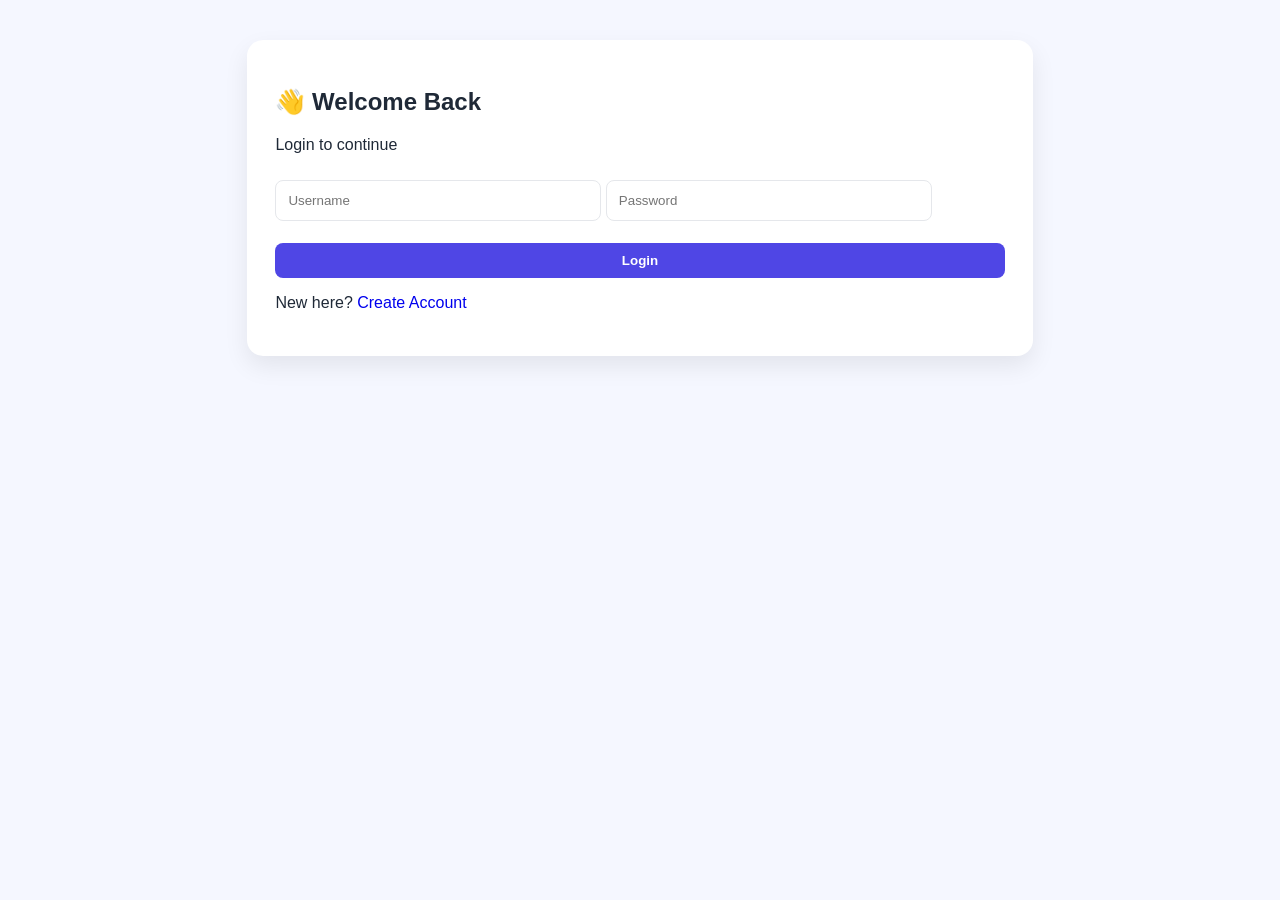
<file: templates/login.html>
<!DOCTYPE html>
<html>

<head>

<title>Login - RealView</title>

<link rel="stylesheet" href="/static/style.css">

</head>

<body>

<!-- FORM -->
<div class="form-container">

<form method="POST">

<h2>👋 Welcome Back</h2>

<p>Login to continue</p>

<input 
name="username"
placeholder="Username"
required>

<input 
type="password"
name="password"
placeholder="Password"
required>

<button type="submit">Login</button>

<p>
New here? 
<a href="/signup">Create Account</a>
</p>

</form>

</div>

</body>
</html>
</file>
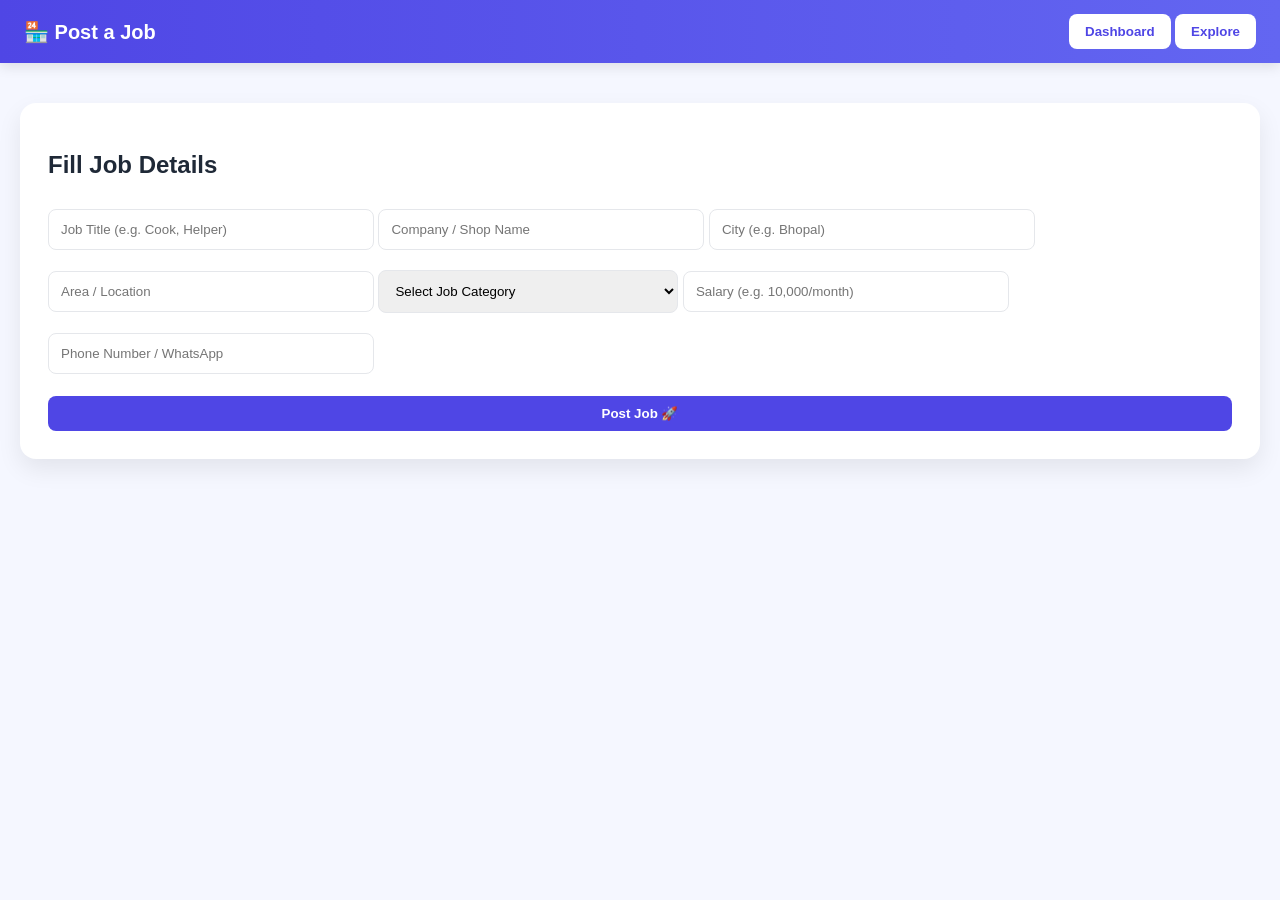
<file: templates/post_job.html>
<!DOCTYPE html>
<html>

<head>

<title>Post Job - RealView</title>

<link rel="stylesheet" href="/static/style.css">

</head>

<body>

<!-- NAVBAR -->
<div class="navbar">

<h2>🏪 Post a Job</h2>

<div>

<a href="/dashboard">
<button>Dashboard</button>
</a>

<a href="/explore">
<button>Explore</button>
</a>

</div>

</div>

<!-- FORM -->
<div class="form-container">

<form method="POST">

<h2>Fill Job Details</h2>

<input name="title" placeholder="Job Title (e.g. Cook, Helper)" required>

<input name="company" placeholder="Company / Shop Name" required>

<input name="city" placeholder="City (e.g. Bhopal)" required>

<input name="area" placeholder="Area / Location" required>

<!-- CATEGORY -->
<select name="category" required>

<option value="">Select Job Category</option>

<option value="Restaurant">Restaurant</option>
<option value="Shop">Shop</option>
<option value="Office">Office</option>
<option value="Delivery">Delivery</option>
<option value="Hotel">Hotel</option>
<option value="Other">Other</option>

</select>

<input name="salary" placeholder="Salary (e.g. 10,000/month)" required>

<input name="phone" placeholder="Phone Number / WhatsApp" required>

<button type="submit">Post Job 🚀</button>

</form>

</div>

</body>
</html>
</file>
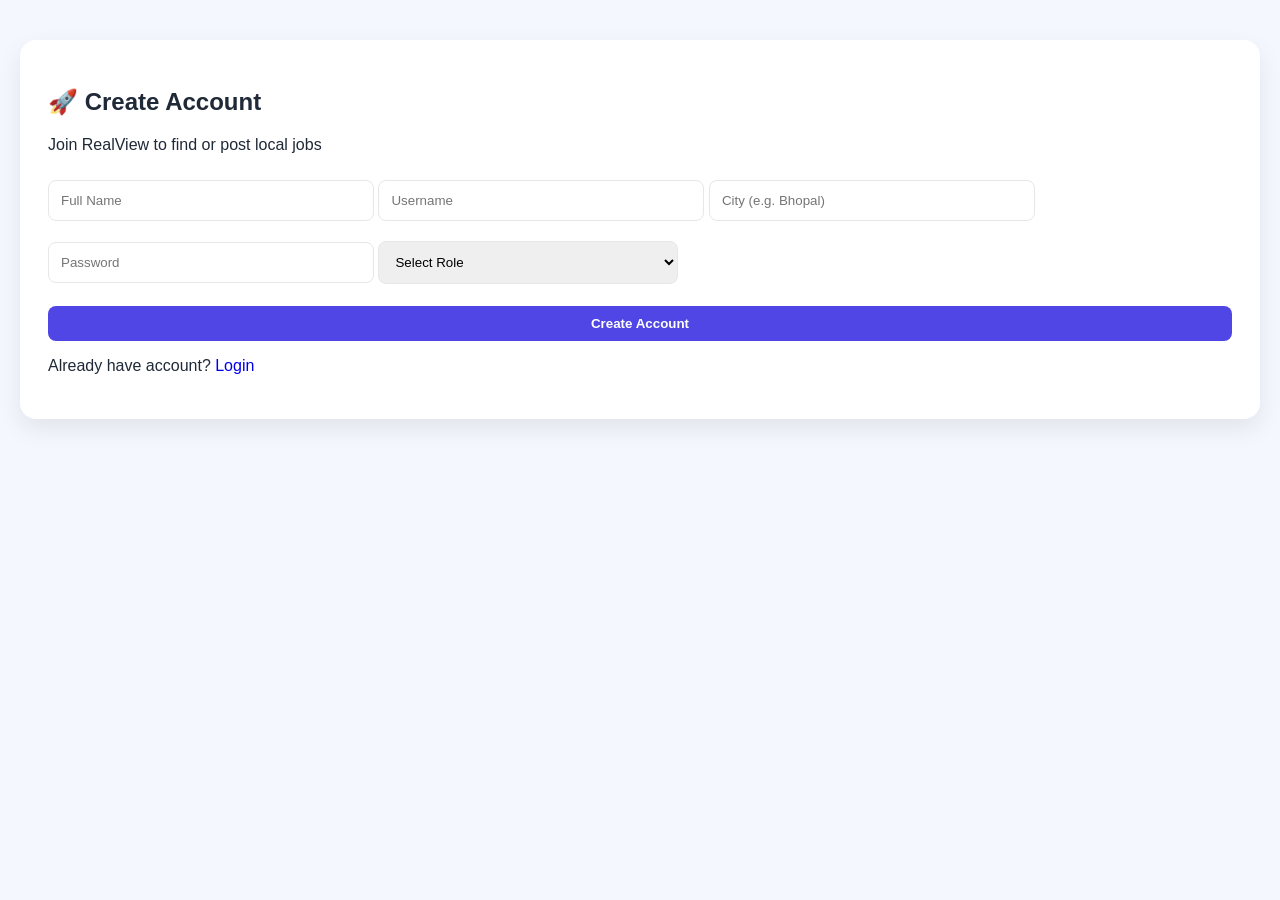
<file: templates/signup.html>
<!DOCTYPE html>
<html>

<head>
<title>Signup - RealView</title>
<link rel="stylesheet" href="/static/style.css">
</head>

<body>

<!-- FORM -->
<div class="form-container">

<form method="POST">

<h2>🚀 Create Account</h2>

<p>Join RealView to find or post local jobs</p>

<input 
name="name" 
placeholder="Full Name"
required>

<input 
name="username"
placeholder="Username"
required>

<input 
name="city"
placeholder="City (e.g. Bhopal)"
required>

<input 
type="password"
name="password"
placeholder="Password"
required>

<!-- ROLE -->
<select name="role" required>

<option value="">Select Role</option>

<option value="jobseeker">
Looking for Job
</option>

<option value="shopkeeper">
Hiring People
</option>

</select>

<button type="submit">Create Account</button>

<p>
Already have account? 
<a href="/login">Login</a>
</p>

</form>

</div>

</body>
</html>
</file>
<file: static/style.css>
body {
    font-family: "Segoe UI", Arial, sans-serif;
    margin: 0;
    background: #f5f7ff;
    color: #1f2937;
}

/* NAVBAR */
.navbar {
    display: flex;
    justify-content: space-between;
    align-items: center;
    padding: 14px 24px;
    background: linear-gradient(90deg, #4f46e5, #6366f1);
    color: white;
    position: sticky;
    top: 0;
    box-shadow: 0 4px 12px rgba(0,0,0,0.1);
}

.navbar h2 {
    margin: 0;
    font-size: 20px;
}

/* CONTAINER */
.container {
    padding: 25px;
}

/* HERO */
.hero {
    text-align: center;
    padding: 70px 20px;
    background: linear-gradient(135deg, #4f46e5, #7c3aed);
    color: white;
    border-radius: 0 0 25px 25px;
}

.hero h1 {
    font-size: 42px;
    margin-bottom: 10px;
}

.hero p {
    font-size: 18px;
    opacity: 0.9;
}

/* BUTTONS */
button {
    padding: 10px 16px;
    border: none;
    border-radius: 8px;
    cursor: pointer;
    font-weight: 600;
    transition: all 0.2s ease-in-out;
}

/* default button */
button {
    background: white;
    color: #4f46e5;
}

button:hover {
    transform: translateY(-2px);
    background: #e0e7ff;
}

/* primary big button */
.big-btn {
    margin-top: 20px;
    padding: 14px 22px;
    font-size: 16px;
    background: #111827;
    color: white;
}

.big-btn:hover {
    background: #000;
    transform: scale(1.03);
}

/* CARD */
.card {
    background: white;
    padding: 18px;
    margin: 12px 0;
    border-radius: 14px;
    box-shadow: 0 8px 20px rgba(0,0,0,0.06);
    transition: 0.2s;
}

.card:hover {
    transform: translateY(-3px);
    box-shadow: 0 12px 25px rgba(0,0,0,0.1);
}

/* FEATURES GRID */
.features {
    display: grid;
    grid-template-columns: repeat(auto-fit, minmax(240px, 1fr));
    gap: 18px;
    padding: 25px;
}

/* FORM */
.form-container {
    display: flex;
    justify-content: center;
    padding: 40px 20px;
}

form {
    background: white;
    padding: 28px;
    border-radius: 16px;
    box-shadow: 0 10px 25px rgba(0,0,0,0.08);
}

form input,
form select {
    width: 300px;
    padding: 12px;
    margin: 10px 0;
    border: 1px solid #e5e7eb;
    border-radius: 8px;
    outline: none;
    transition: 0.2s;
}

form input:focus,
form select:focus {
    border-color: #4f46e5;
    box-shadow: 0 0 0 3px rgba(79,70,229,0.2);
}

form button {
    width: 100%;
    margin-top: 12px;
    background: #4f46e5;
    color: white;
}

form button:hover {
    background: #3730a3;
}

/* LINKS */
a {
    text-decoration: none;
}
@media (max-width: 768px) {

    .container {
        padding: 10px;
    }

    .stats {
        flex-direction: column;
    }

    .card, .box {
        width: 100%;
        margin-bottom: 10px;
    }

    .btn {
        width: 100%;
        padding: 10px;
        font-size: 14px;
    }

    .header {
        font-size: 16px;
        text-align: center;
    }

    input, select, textarea {
        width: 100%;
    }
}
</file>
